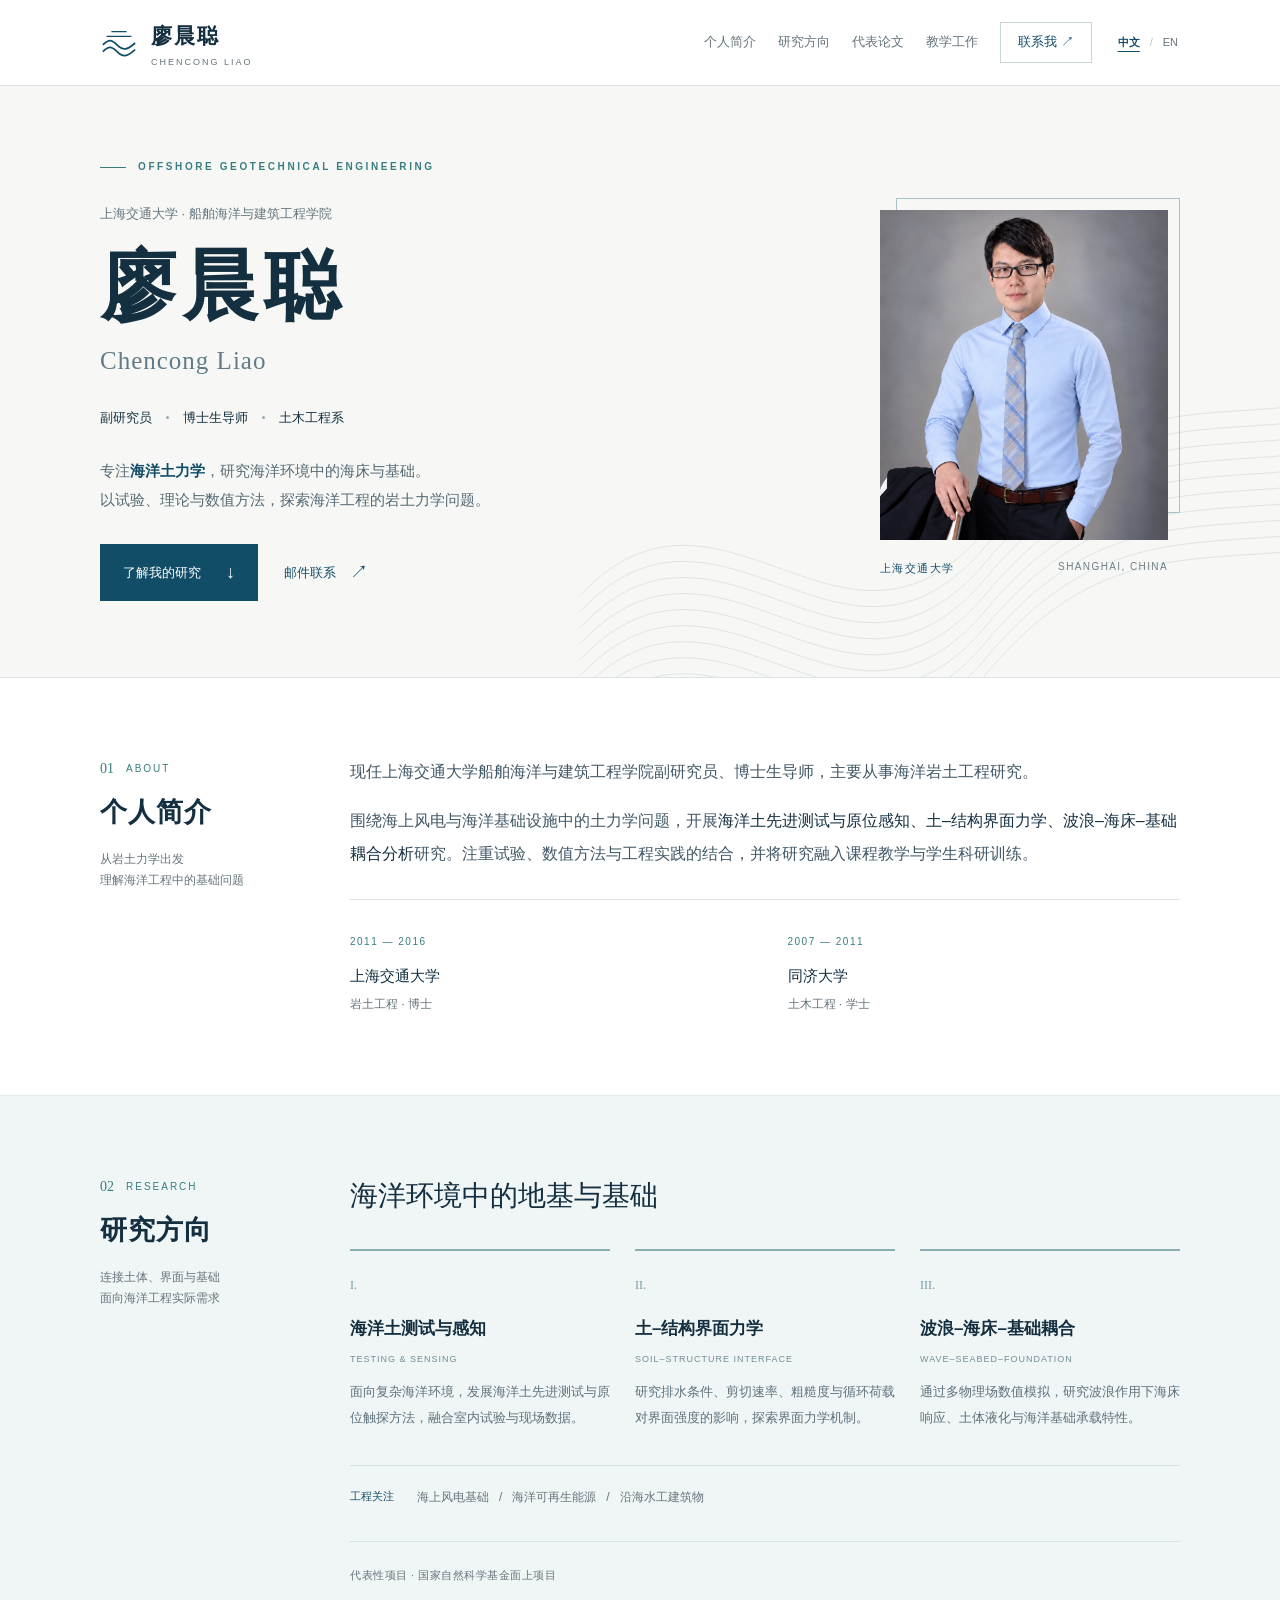
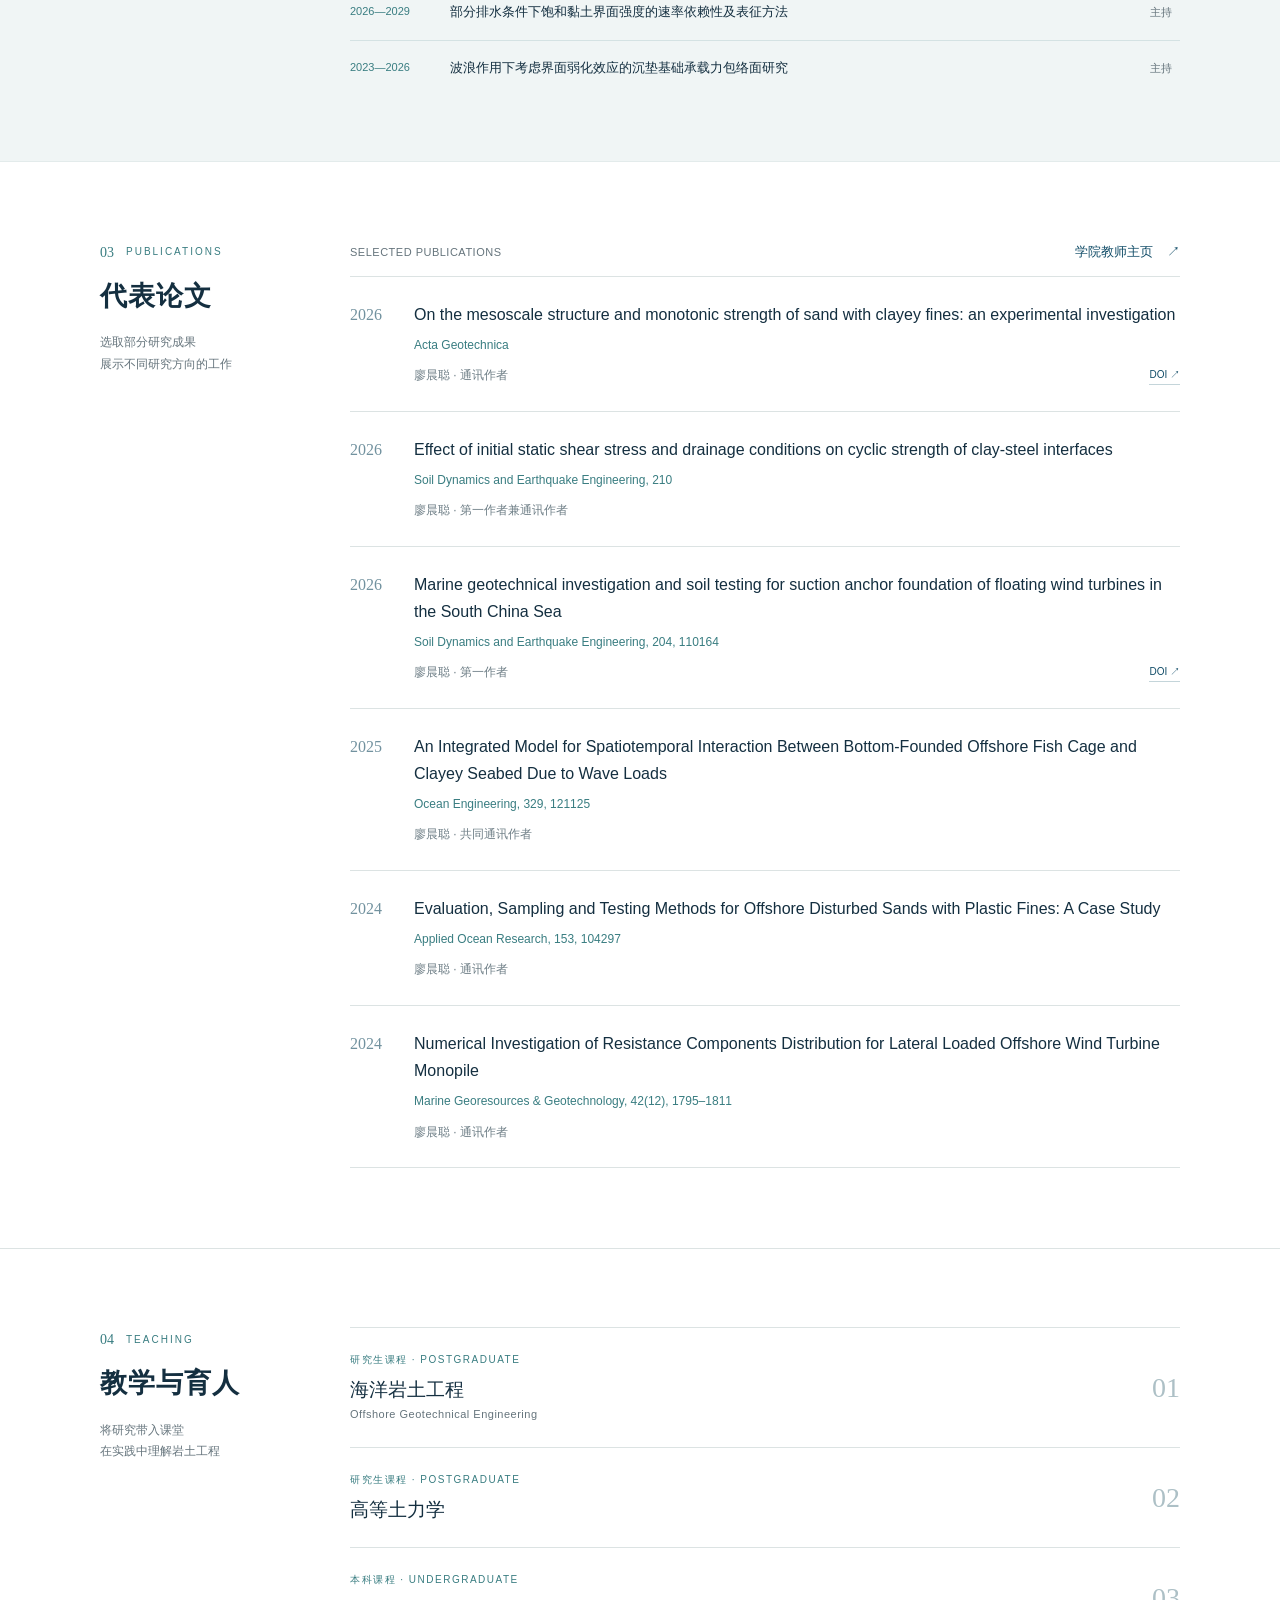
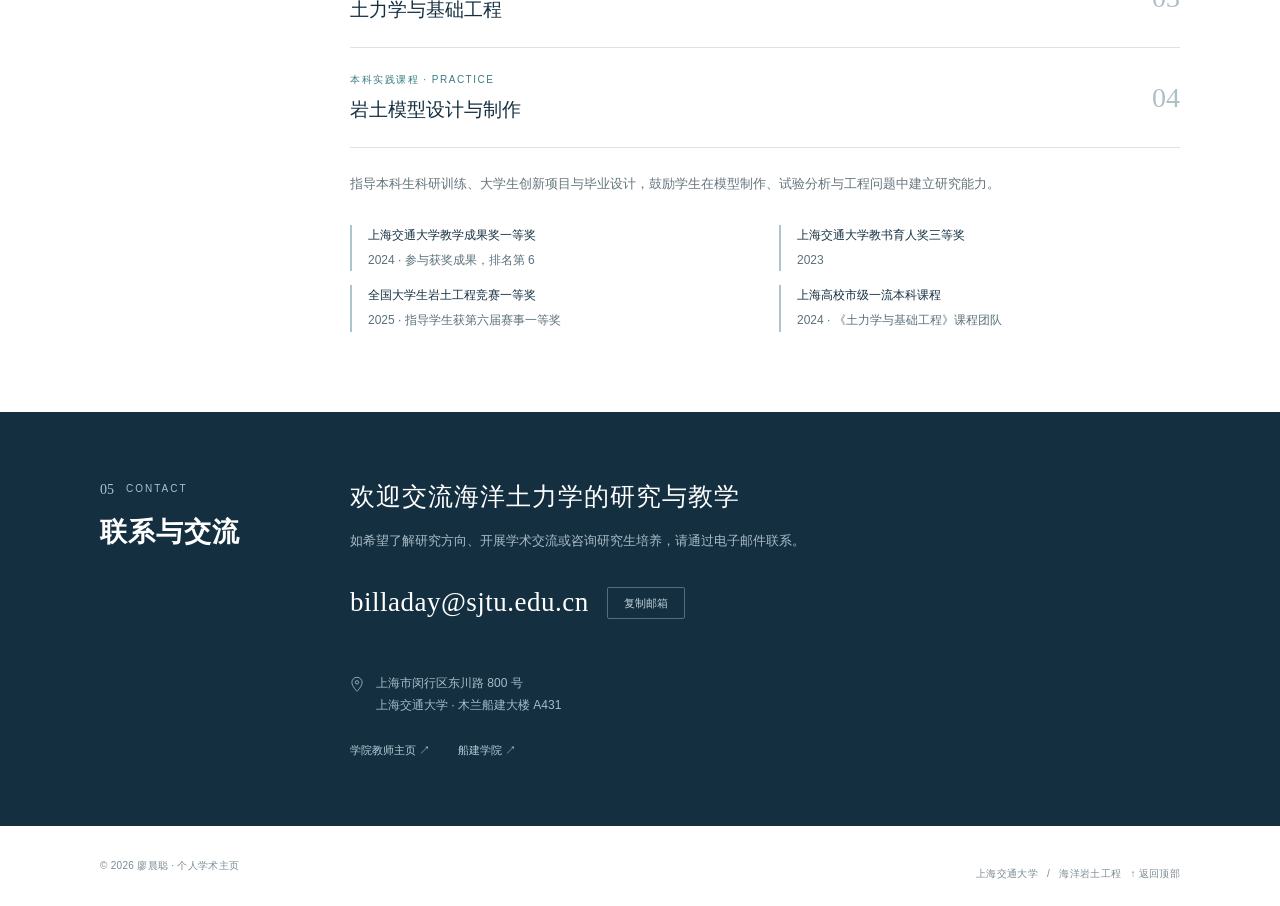
<file: index.html>
<!doctype html>
<html lang="zh-CN">
<head>
  <meta charset="utf-8">
  <meta name="viewport" content="width=device-width, initial-scale=1">
  <meta name="theme-color" content="#142f40">
  <title>廖晨聪 Chencong Liao｜上海交通大学 · 海洋岩土工程</title>
  <meta name="description" content="廖晨聪，上海交通大学船舶海洋与建筑工程学院副研究员、博士生导师。研究海洋土测试与原位感知、土–结构界面力学及波浪–海床–基础相互作用。">
  <link rel="canonical" href="https://billaday.github.io/">
  <link rel="alternate" hreflang="zh-CN" href="https://billaday.github.io/">
  <link rel="alternate" hreflang="en" href="https://billaday.github.io/en/">
  <link rel="alternate" hreflang="x-default" href="https://billaday.github.io/">
  <meta property="og:locale" content="zh_CN">
  <meta property="og:type" content="profile">
  <meta property="og:title" content="廖晨聪｜上海交通大学 · 海洋岩土工程">
  <meta property="og:description" content="研究海洋土体与基础，连接试验、理论与工程实践。研究方向、代表论文、教学与联系方式。">
  <meta property="og:url" content="https://billaday.github.io/">
  <meta property="og:image" content="https://billaday.github.io/assets/portrait.png">
  <link rel="icon" href="assets/favicon.svg" type="image/svg+xml">
  <link rel="stylesheet" href="styles.css">
  <script src="script.js" defer></script>
</head>
<body>
  <a class="skip-link" href="#main">跳至正文</a>
  <header class="site-header">
    <div class="shell header-inner">
      <a class="brand" href="#home" aria-label="廖晨聪个人主页，回到顶部">
        <svg class="brand-mark" viewBox="0 0 40 40" fill="none" aria-hidden="true"><path d="M3 22C9 16 12 16 18 22S28 28 37 20M3 29C9 23 12 23 18 29S28 35 37 27" stroke="currentColor" stroke-width="1.8"/><path d="M7 13h26M12 8h16" stroke="currentColor" stroke-width="1.5"/></svg>
        <span><span class="brand-name">廖晨聪</span><span class="brand-sub">CHENCONG LIAO</span></span>
      </a>
      <nav class="site-nav" id="navigation" aria-label="主要导航">
        <a href="#about">个人简介</a><a href="#research">研究方向</a><a href="#publications">代表论文</a><a href="#teaching">教学工作</a><a class="nav-contact" href="#contact">联系我 <span aria-hidden="true">↗</span></a>
      </nav>
      <div class="header-controls">
        <nav class="language-switch" aria-label="语言切换"><a href="/?lang=zh" data-language="zh" lang="zh-CN" aria-current="page">中文</a><span aria-hidden="true">/</span><a href="/en/" data-language="en" lang="en" aria-label="Switch to English">EN</a></nav>
        <button class="menu-toggle" type="button" aria-controls="navigation" aria-expanded="false">菜单</button>
      </div>
    </div>
  </header>
  <main id="main">
    <section class="hero" id="home" aria-labelledby="profile-name">
      <svg class="hero-lines" viewBox="0 0 900 400" fill="none" aria-hidden="true"><g stroke="currentColor" stroke-width="1"><path d="M0 260C150 100 280 370 430 190S700 100 900 30"/><path d="M0 277C150 117 280 387 430 207S700 117 900 47"/><path d="M0 294C150 134 280 404 430 224S700 134 900 64"/><path d="M0 311C150 151 280 421 430 241S700 151 900 81"/><path d="M0 328C150 168 280 438 430 258S700 168 900 98"/><path d="M0 345C150 185 280 455 430 275S700 185 900 115"/><path d="M0 362C150 202 280 472 430 292S700 202 900 132"/><path d="M0 379C150 219 280 489 430 309S700 219 900 149"/><path d="M0 396C150 236 280 506 430 326S700 236 900 166"/><path d="M0 413C150 253 280 523 430 343S700 253 900 183"/></g></svg>
      <div class="shell hero-inner">
        <div class="hero-copy">
          <p class="eyebrow">Offshore Geotechnical Engineering</p>
          <p class="affiliation">上海交通大学 · 船舶海洋与建筑工程学院</p>
          <h1 id="profile-name">廖晨聪</h1>
          <p class="latin-name" lang="en">Chencong Liao</p>
          <p class="role"><span>副研究员</span><i aria-hidden="true"></i><span>博士生导师</span><i aria-hidden="true"></i><span>土木工程系</span></p>
          <p class="hero-description">专注<strong>海洋土力学</strong>，研究海洋环境中的海床与基础。<br>以试验、理论与数值方法，探索海洋工程的岩土力学问题。</p>
          <div class="hero-actions"><a class="button" href="#research">了解我的研究 <span class="arrow" aria-hidden="true">↓</span></a><a class="text-link" href="mailto:billaday@sjtu.edu.cn">邮件联系 <span class="arrow" aria-hidden="true">↗</span></a></div>
        </div>
        <figure class="portrait-wrap" style="margin-left:0;margin-right:0;margin-bottom:0">
          <img class="portrait" src="assets/portrait.png" alt="廖晨聪的个人肖像" width="576" height="660" fetchpriority="high">
          <figcaption class="portrait-caption"><strong>上海交通大学</strong><span>SHANGHAI, CHINA</span></figcaption>
        </figure>
      </div>
    </section>

    <section class="section shell" id="about" aria-labelledby="about-title">
      <div class="section-grid">
        <div><p class="section-kicker"><span>01</span> ABOUT</p><h2 class="section-title" id="about-title">个人简介</h2><p class="section-note">从岩土力学出发<br>理解海洋工程中的基础问题</p></div>
        <div>
          <div class="intro-copy"><p>现任上海交通大学船舶海洋与建筑工程学院副研究员、博士生导师，主要从事海洋岩土工程研究。</p><p>围绕海上风电与海洋基础设施中的土力学问题，开展<strong>海洋土先进测试与原位感知、土–结构界面力学、波浪–海床–基础耦合分析</strong>研究。注重试验、数值方法与工程实践的结合，并将研究融入课程教学与学生科研训练。</p></div>
          <div class="education" aria-label="教育背景"><div class="education-item"><span class="education-time">2011 — 2016</span><h3>上海交通大学</h3><p>岩土工程 · 博士</p></div><div class="education-item"><span class="education-time">2007 — 2011</span><h3>同济大学</h3><p>土木工程 · 学士</p></div></div>
        </div>
      </div>
    </section>

    <section class="section research-section" id="research" aria-labelledby="research-title">
      <div class="shell section-grid">
        <div><p class="section-kicker"><span>02</span> RESEARCH</p><h2 class="section-title" id="research-title">研究方向</h2><p class="section-note">连接土体、界面与基础<br>面向海洋工程实际需求</p></div>
        <div><h3 class="research-head">海洋环境中的地基与基础</h3>
          <div class="research-list">
            <article class="research-item"><span class="research-number">I.</span><h3>海洋土测试与感知</h3><div class="research-tag" lang="en">TESTING &amp; SENSING</div><p>面向复杂海洋环境，发展海洋土先进测试与原位触探方法，融合室内试验与现场数据。</p></article>
            <article class="research-item"><span class="research-number">II.</span><h3>土–结构界面力学</h3><div class="research-tag" lang="en">SOIL–STRUCTURE INTERFACE</div><p>研究排水条件、剪切速率、粗糙度与循环荷载对界面强度的影响，探索界面力学机制。</p></article>
            <article class="research-item"><span class="research-number">III.</span><h3>波浪–海床–基础耦合</h3><div class="research-tag" lang="en">WAVE–SEABED–FOUNDATION</div><p>通过多物理场数值模拟，研究波浪作用下海床响应、土体液化与海洋基础承载特性。</p></article>
          </div>
          <div class="research-focus"><strong>工程关注</strong><p>海上风电基础 &nbsp; / &nbsp; 海洋可再生能源 &nbsp; / &nbsp; 沿海水工建筑物</p></div>
          <div class="project-list" aria-label="代表性科研项目"><p class="small-label">代表性项目 · 国家自然科学基金面上项目</p><article class="project"><span>2026—2029</span><h4>部分排水条件下饱和黏土界面强度的速率依赖性及表征方法</h4><em>主持</em></article><article class="project"><span>2023—2026</span><h4>波浪作用下考虑界面弱化效应的沉垫基础承载力包络面研究</h4><em>主持</em></article></div>
        </div>
      </div>
    </section>

    <section class="section shell" id="publications" aria-labelledby="publications-title">
      <div class="section-grid">
        <div><p class="section-kicker"><span>03</span> PUBLICATIONS</p><h2 class="section-title" id="publications-title">代表论文</h2><p class="section-note">选取部分研究成果<br>展示不同研究方向的工作</p></div>
        <div>
          <div class="section-topline"><span class="small-label">SELECTED PUBLICATIONS</span><a class="text-link" href="https://naoce.sjtu.edu.cn/teachers/liaochencong.html" target="_blank" rel="noopener noreferrer">学院教师主页 <span aria-hidden="true">↗</span></a></div>
          <div class="publications">
            <article class="paper"><div class="paper-top"><span class="paper-year">2026</span><div class="paper-body"><h3 lang="en">On the mesoscale structure and monotonic strength of sand with clayey fines: an experimental investigation</h3><p class="paper-journal" lang="en">Acta Geotechnica</p><div class="paper-meta"><p class="paper-authors">廖晨聪 · 通讯作者</p><a class="doi-link" href="https://doi.org/10.1007/s11440-026-03220-1" target="_blank" rel="noopener noreferrer">DOI <span aria-hidden="true">↗</span></a></div></div></div></article>
            <article class="paper"><div class="paper-top"><span class="paper-year">2026</span><div class="paper-body"><h3 lang="en">Effect of initial static shear stress and drainage conditions on cyclic strength of clay-steel interfaces</h3><p class="paper-journal" lang="en">Soil Dynamics and Earthquake Engineering, 210</p><p class="paper-authors">廖晨聪 · 第一作者兼通讯作者</p></div></div></article>
            <article class="paper"><div class="paper-top"><span class="paper-year">2026</span><div class="paper-body"><h3 lang="en">Marine geotechnical investigation and soil testing for suction anchor foundation of floating wind turbines in the South China Sea</h3><p class="paper-journal" lang="en">Soil Dynamics and Earthquake Engineering, 204, 110164</p><div class="paper-meta"><p class="paper-authors">廖晨聪 · 第一作者</p><a class="doi-link" href="https://doi.org/10.1016/j.soildyn.2026.110164" target="_blank" rel="noopener noreferrer">DOI <span aria-hidden="true">↗</span></a></div></div></div></article>
            <article class="paper"><div class="paper-top"><span class="paper-year">2025</span><div class="paper-body"><h3 lang="en">An Integrated Model for Spatiotemporal Interaction Between Bottom-Founded Offshore Fish Cage and Clayey Seabed Due to Wave Loads</h3><p class="paper-journal" lang="en">Ocean Engineering, 329, 121125</p><p class="paper-authors">廖晨聪 · 共同通讯作者</p></div></div></article>
            <article class="paper"><div class="paper-top"><span class="paper-year">2024</span><div class="paper-body"><h3 lang="en">Evaluation, Sampling and Testing Methods for Offshore Disturbed Sands with Plastic Fines: A Case Study</h3><p class="paper-journal" lang="en">Applied Ocean Research, 153, 104297</p><p class="paper-authors">廖晨聪 · 通讯作者</p></div></div></article>
            <article class="paper"><div class="paper-top"><span class="paper-year">2024</span><div class="paper-body"><h3 lang="en">Numerical Investigation of Resistance Components Distribution for Lateral Loaded Offshore Wind Turbine Monopile</h3><p class="paper-journal" lang="en">Marine Georesources &amp; Geotechnology, 42(12), 1795–1811</p><p class="paper-authors">廖晨聪 · 通讯作者</p></div></div></article>
          </div>
        </div>
      </div>
    </section>

    <section class="section teaching-section" id="teaching" aria-labelledby="teaching-title">
      <div class="shell section-grid">
        <div><p class="section-kicker"><span>04</span> TEACHING</p><h2 class="section-title" id="teaching-title">教学与育人</h2><p class="section-note">将研究带入课堂<br>在实践中理解岩土工程</p></div>
        <div>
          <article class="course"><div><p class="course-level">研究生课程 · POSTGRADUATE</p><h3>海洋岩土工程</h3><p class="small-label" lang="en">Offshore Geotechnical Engineering</p></div><span class="course-no" aria-hidden="true">01</span></article>
          <article class="course"><div><p class="course-level">研究生课程 · POSTGRADUATE</p><h3>高等土力学</h3></div><span class="course-no" aria-hidden="true">02</span></article>
          <article class="course"><div><p class="course-level">本科课程 · UNDERGRADUATE</p><h3>土力学与基础工程</h3></div><span class="course-no" aria-hidden="true">03</span></article>
          <article class="course"><div><p class="course-level">本科实践课程 · PRACTICE</p><h3>岩土模型设计与制作</h3></div><span class="course-no" aria-hidden="true">04</span></article>
          <p class="teaching-note">指导本科生科研训练、大学生创新项目与毕业设计，鼓励学生在模型制作、试验分析与工程问题中建立研究能力。</p>
          <div class="honors"><div class="honor"><strong>上海交通大学教学成果奖一等奖</strong>2024 · 参与获奖成果，排名第 6</div><div class="honor"><strong>上海交通大学教书育人奖三等奖</strong>2023</div><div class="honor"><strong>全国大学生岩土工程竞赛一等奖</strong>2025 · 指导学生获第六届赛事一等奖</div><div class="honor"><strong>上海高校市级一流本科课程</strong>2024 · 《土力学与基础工程》课程团队</div></div>
        </div>
      </div>
    </section>

    <section class="contact-section" id="contact" aria-labelledby="contact-title">
      <div class="shell section-grid">
        <div><p class="section-kicker"><span>05</span> CONTACT</p><h2 class="section-title" id="contact-title">联系与交流</h2></div>
        <div><p class="contact-lead">欢迎交流海洋土力学的研究与教学</p><p class="contact-sub">如希望了解研究方向、开展学术交流或咨询研究生培养，请通过电子邮件联系。</p><div class="email-row"><a class="email-link" href="mailto:billaday@sjtu.edu.cn">billaday@sjtu.edu.cn</a><button class="copy-button" type="button">复制邮箱</button></div><p class="copy-status" role="status" aria-live="polite"></p><p class="address"><svg width="14" height="17" viewBox="0 0 16 20" fill="none" aria-hidden="true"><path d="M14 7.5C14 12 8 18 8 18S2 12 2 7.5a6 6 0 1 1 12 0Z" stroke="currentColor"/><circle cx="8" cy="7.5" r="2" stroke="currentColor"/></svg><span>上海市闵行区东川路 800 号<br>上海交通大学 · 木兰船建大楼 A431</span></p><div class="contact-links"><a href="https://naoce.sjtu.edu.cn/teachers/liaochencong.html" target="_blank" rel="noopener noreferrer">学院教师主页 ↗</a><a href="https://naoce.sjtu.edu.cn/" target="_blank" rel="noopener noreferrer">船建学院 ↗</a></div></div>
      </div>
    </section>
  </main>
  <footer class="site-footer"><div class="shell footer-inner"><p>© 2026 廖晨聪 · 个人学术主页</p><p>上海交通大学 &nbsp; / &nbsp; 海洋岩土工程 &nbsp; <a href="#home" aria-label="返回顶部">↑ 返回顶部</a></p></div></footer>
</body>
</html>
</file>
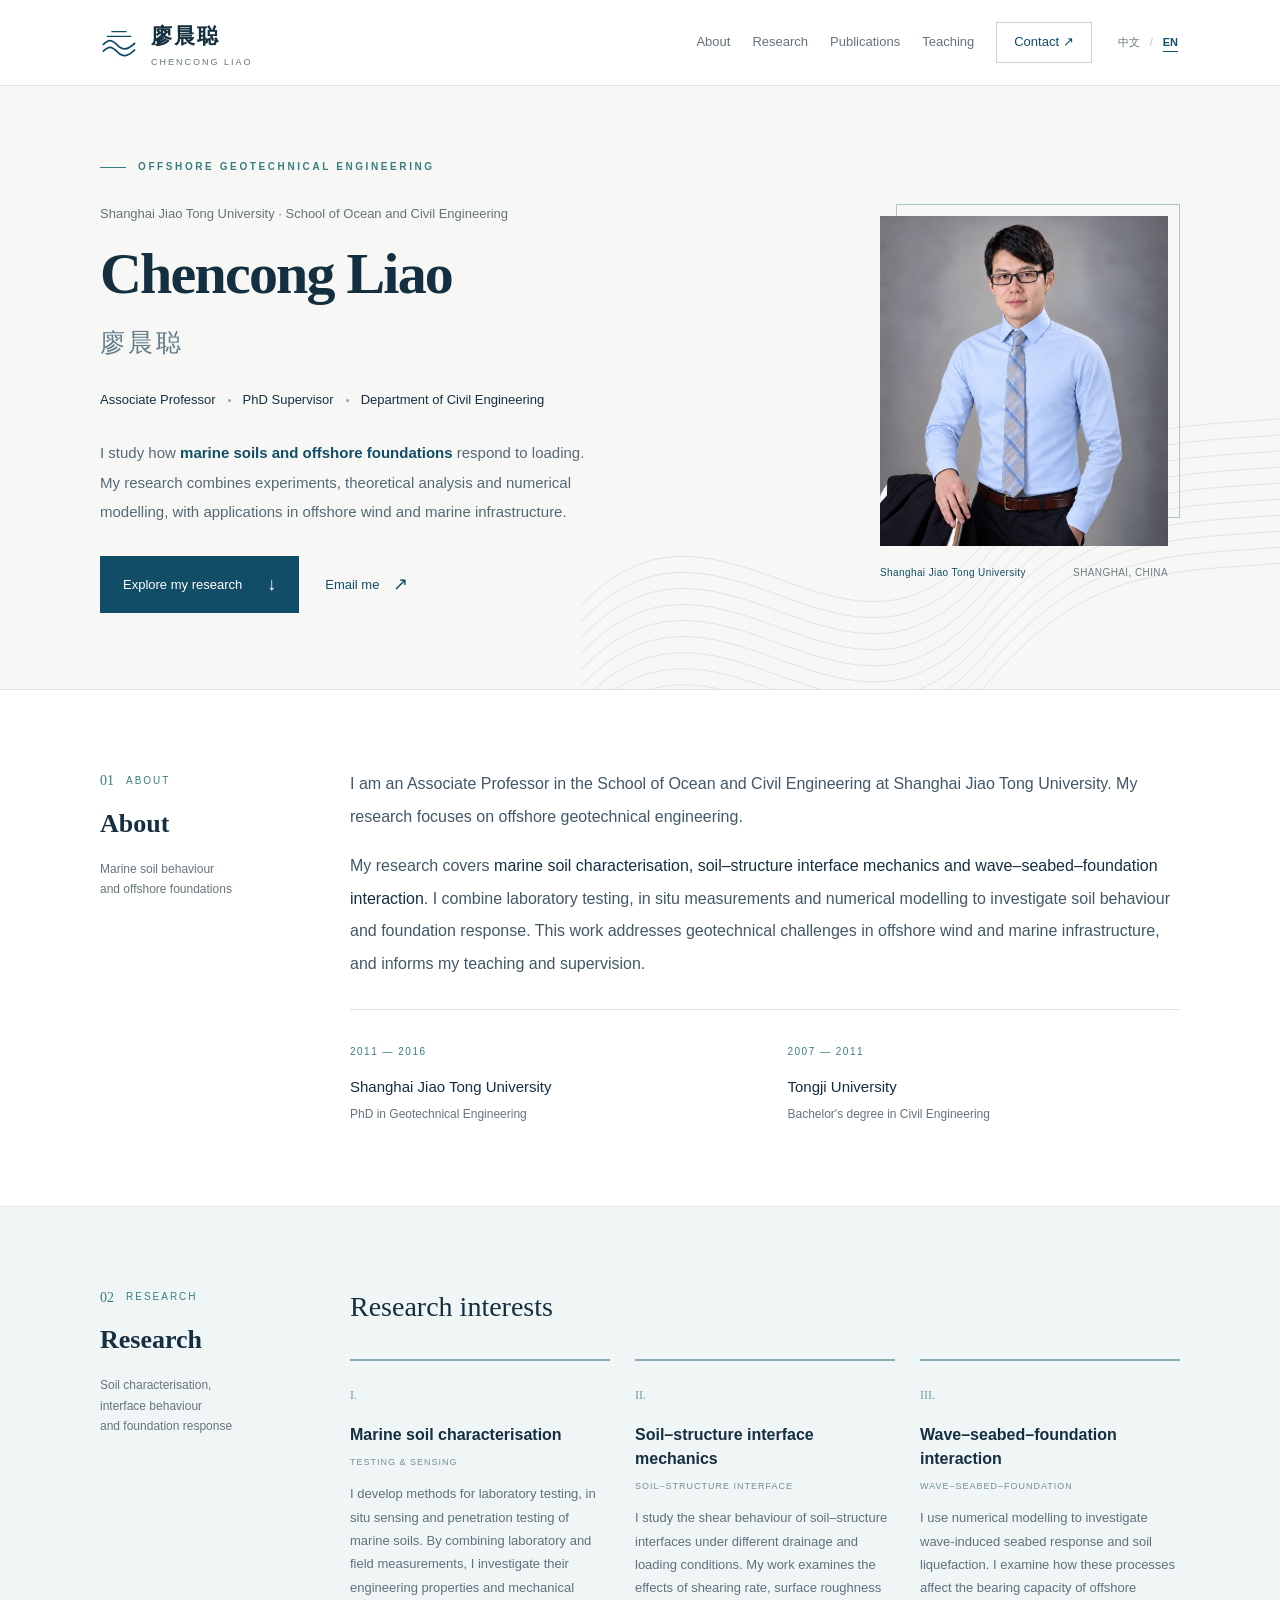
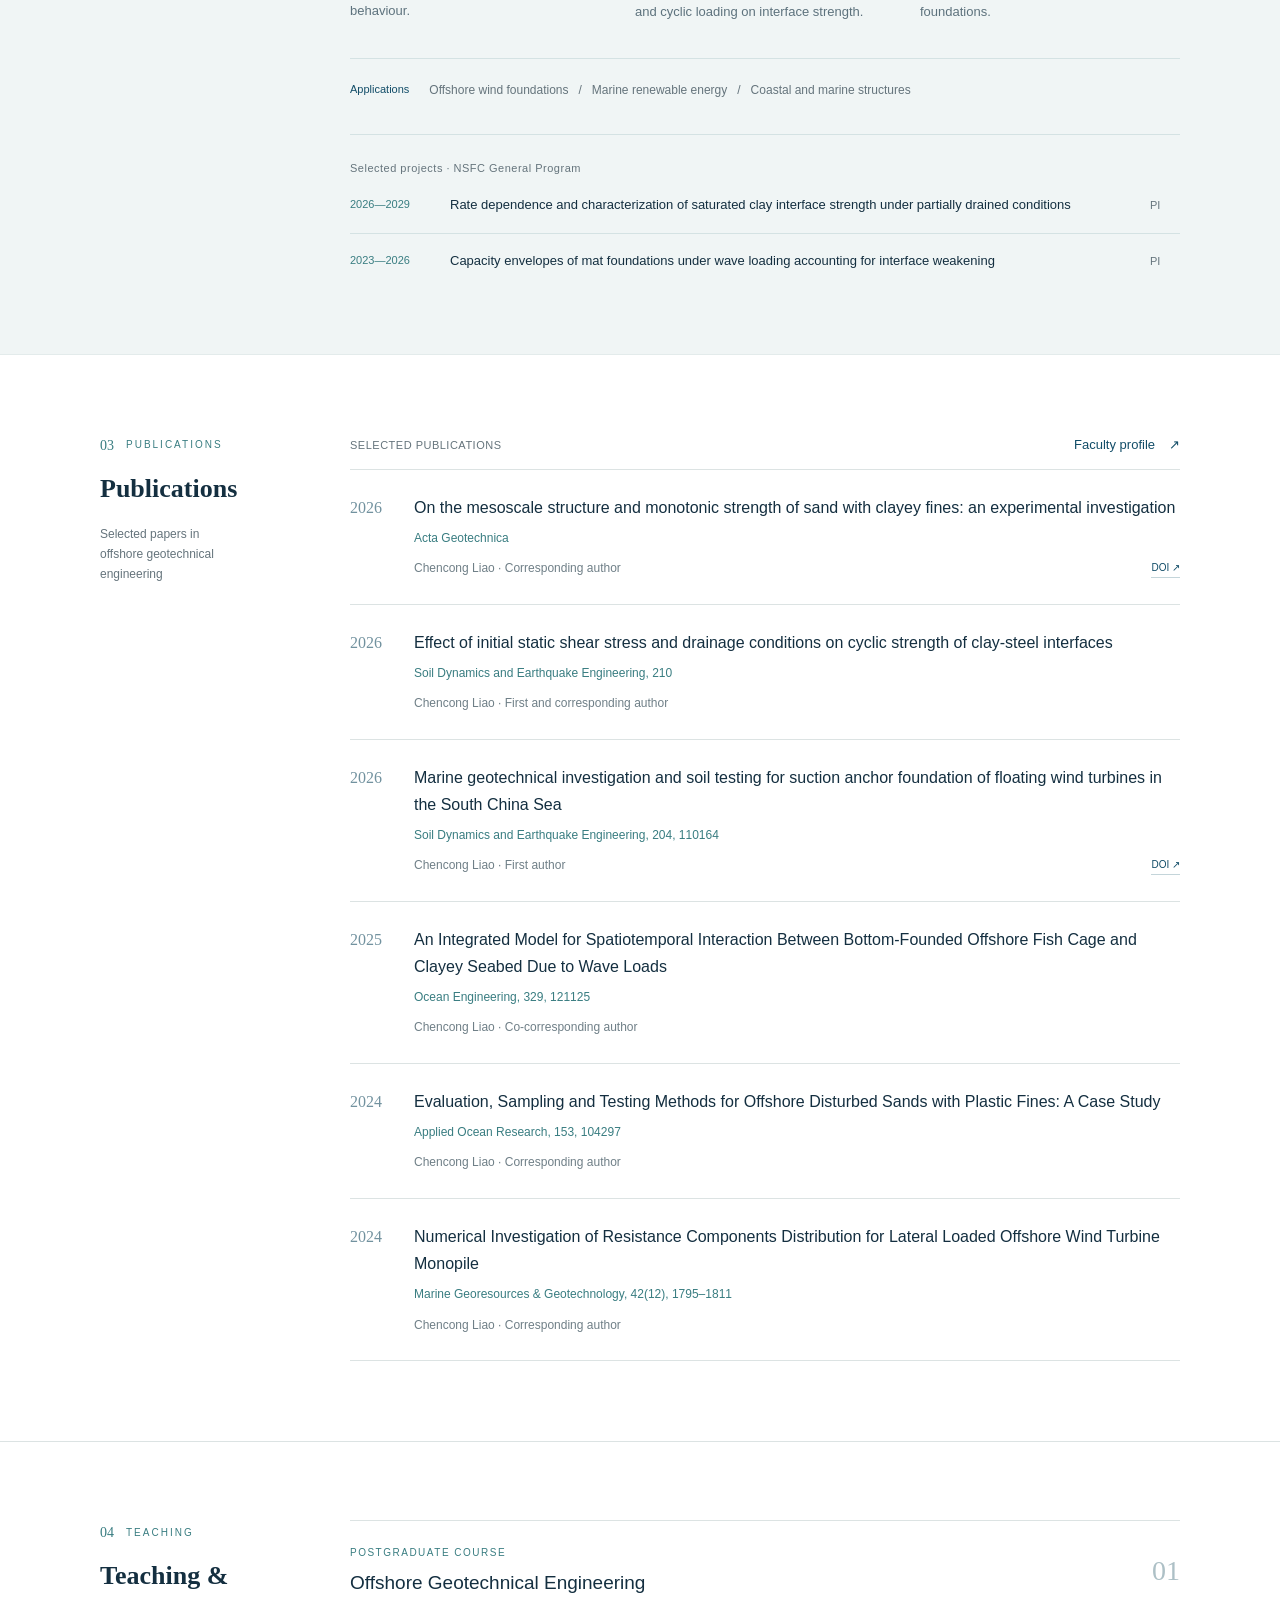
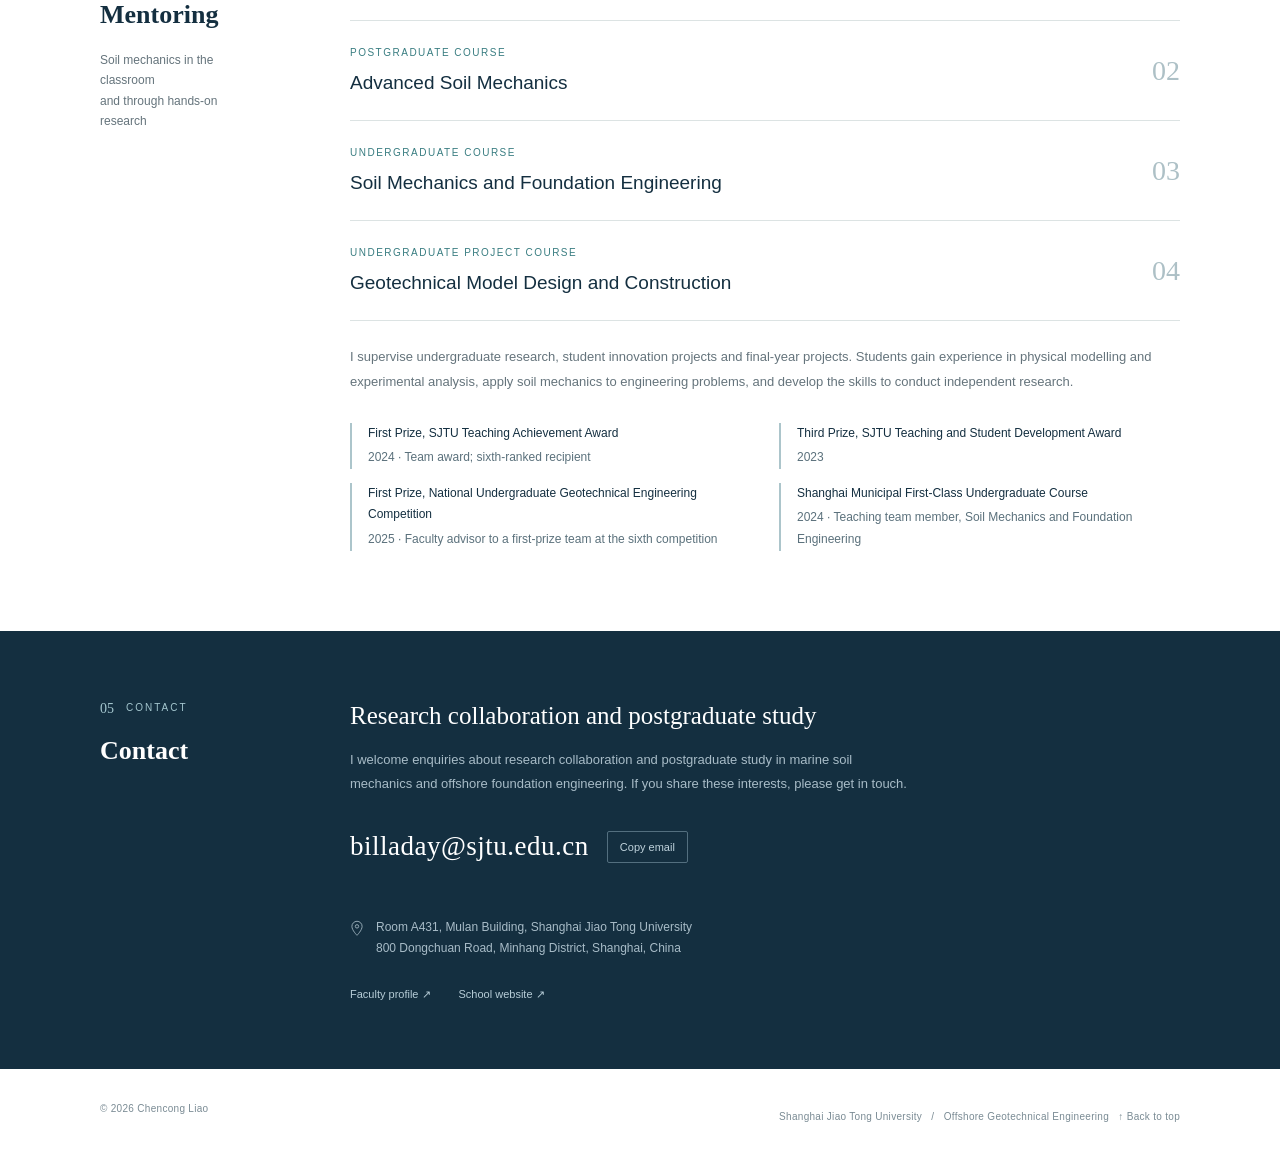
<file: en/index.html>
<!doctype html>
<html lang="en">
<head>
  <meta charset="utf-8">
  <meta name="viewport" content="width=device-width, initial-scale=1">
  <meta name="theme-color" content="#142f40">
  <title>Chencong Liao | Shanghai Jiao Tong University · Offshore Geotechnical Engineering</title>
  <meta name="description" content="Chencong Liao is an Associate Professor at Shanghai Jiao Tong University working on marine soils, soil–structure interfaces and offshore foundations.">
  <link rel="canonical" href="https://billaday.github.io/en/">
  <link rel="alternate" hreflang="zh-CN" href="https://billaday.github.io/">
  <link rel="alternate" hreflang="en" href="https://billaday.github.io/en/">
  <link rel="alternate" hreflang="x-default" href="https://billaday.github.io/">
  <meta property="og:locale" content="en_US">
  <meta property="og:type" content="profile">
  <meta property="og:title" content="Chencong Liao | Shanghai Jiao Tong University · Offshore Geotechnical Engineering">
  <meta property="og:description" content="Research on marine soil behaviour and offshore foundations, with applications in offshore wind and marine infrastructure. Publications, teaching and contact details.">
  <meta property="og:url" content="https://billaday.github.io/en/">
  <meta property="og:image" content="https://billaday.github.io/assets/portrait.png">
  <link rel="icon" href="../assets/favicon.svg" type="image/svg+xml">
  <link rel="stylesheet" href="../styles.css">
  <script src="../script.js" defer></script>
</head>
<body>
  <a class="skip-link" href="#main">Skip to main content</a>
  <header class="site-header">
    <div class="shell header-inner">
      <a class="brand" href="#home" aria-label="Chencong Liao's homepage, back to top">
        <svg class="brand-mark" viewBox="0 0 40 40" fill="none" aria-hidden="true"><path d="M3 22C9 16 12 16 18 22S28 28 37 20M3 29C9 23 12 23 18 29S28 35 37 27" stroke="currentColor" stroke-width="1.8"/><path d="M7 13h26M12 8h16" stroke="currentColor" stroke-width="1.5"/></svg>
        <span><span class="brand-name" lang="zh-CN">廖晨聪</span><span class="brand-sub">CHENCONG LIAO</span></span>
      </a>
      <nav class="site-nav" id="navigation" aria-label="Main navigation">
        <a href="#about">About</a><a href="#research">Research</a><a href="#publications">Publications</a><a href="#teaching">Teaching</a><a class="nav-contact" href="#contact">Contact <span aria-hidden="true">↗</span></a>
      </nav>
      <div class="header-controls">
        <nav class="language-switch" aria-label="Language selection"><a href="/?lang=zh" data-language="zh" lang="zh-CN" aria-label="切换到中文">中文</a><span aria-hidden="true">/</span><a href="/en/" data-language="en" lang="en" aria-current="page">EN</a></nav>
        <button class="menu-toggle" type="button" aria-controls="navigation" aria-expanded="false">Menu</button>
      </div>
    </div>
  </header>
  <main id="main">
    <section class="hero" id="home" aria-labelledby="profile-name">
      <svg class="hero-lines" viewBox="0 0 900 400" fill="none" aria-hidden="true"><g stroke="currentColor" stroke-width="1"><path d="M0 260C150 100 280 370 430 190S700 100 900 30"/><path d="M0 277C150 117 280 387 430 207S700 117 900 47"/><path d="M0 294C150 134 280 404 430 224S700 134 900 64"/><path d="M0 311C150 151 280 421 430 241S700 151 900 81"/><path d="M0 328C150 168 280 438 430 258S700 168 900 98"/><path d="M0 345C150 185 280 455 430 275S700 185 900 115"/><path d="M0 362C150 202 280 472 430 292S700 202 900 132"/><path d="M0 379C150 219 280 489 430 309S700 219 900 149"/><path d="M0 396C150 236 280 506 430 326S700 236 900 166"/><path d="M0 413C150 253 280 523 430 343S700 253 900 183"/></g></svg>
      <div class="shell hero-inner">
        <div class="hero-copy">
          <p class="eyebrow">Offshore Geotechnical Engineering</p>
          <p class="affiliation">Shanghai Jiao Tong University · School of Ocean and Civil Engineering</p>
          <h1 id="profile-name">Chencong Liao</h1>
          <p class="latin-name" lang="zh-CN">廖晨聪</p>
          <p class="role"><span>Associate Professor</span><i aria-hidden="true"></i><span>PhD Supervisor</span><i aria-hidden="true"></i><span>Department of Civil Engineering</span></p>
          <p class="hero-description">I study how <strong>marine soils and offshore foundations</strong> respond to loading.<br>My research combines experiments, theoretical analysis and numerical modelling, with applications in offshore wind and marine infrastructure.</p>
          <div class="hero-actions"><a class="button" href="#research">Explore my research <span class="arrow" aria-hidden="true">↓</span></a><a class="text-link" href="mailto:billaday@sjtu.edu.cn">Email me <span class="arrow" aria-hidden="true">↗</span></a></div>
        </div>
        <figure class="portrait-wrap" style="margin-left:0;margin-right:0;margin-bottom:0">
          <img class="portrait" src="../assets/portrait.png" alt="Portrait of Chencong Liao" width="576" height="660" fetchpriority="high">
          <figcaption class="portrait-caption"><strong>Shanghai Jiao Tong University</strong><span>SHANGHAI, CHINA</span></figcaption>
        </figure>
      </div>
    </section>

    <section class="section shell" id="about" aria-labelledby="about-title">
      <div class="section-grid">
        <div><p class="section-kicker"><span>01</span> ABOUT</p><h2 class="section-title" id="about-title">About</h2><p class="section-note">Marine soil behaviour<br>and offshore foundations</p></div>
        <div>
          <div class="intro-copy"><p>I am an Associate Professor in the School of Ocean and Civil Engineering at Shanghai Jiao Tong University. My research focuses on offshore geotechnical engineering.</p><p>My research covers <strong>marine soil characterisation, soil–structure interface mechanics and wave–seabed–foundation interaction</strong>. I combine laboratory testing, in situ measurements and numerical modelling to investigate soil behaviour and foundation response. This work addresses geotechnical challenges in offshore wind and marine infrastructure, and informs my teaching and supervision.</p></div>
          <div class="education" aria-label="Education"><div class="education-item"><span class="education-time">2011 — 2016</span><h3>Shanghai Jiao Tong University</h3><p>PhD in Geotechnical Engineering</p></div><div class="education-item"><span class="education-time">2007 — 2011</span><h3>Tongji University</h3><p>Bachelor's degree in Civil Engineering</p></div></div>
        </div>
      </div>
    </section>

    <section class="section research-section" id="research" aria-labelledby="research-title">
      <div class="shell section-grid">
        <div><p class="section-kicker"><span>02</span> RESEARCH</p><h2 class="section-title" id="research-title">Research</h2><p class="section-note">Soil characterisation, interface behaviour<br>and foundation response</p></div>
        <div><h3 class="research-head">Research interests</h3>
          <div class="research-list">
            <article class="research-item"><span class="research-number">I.</span><h3>Marine soil characterisation</h3><div class="research-tag" lang="en">TESTING &amp; SENSING</div><p>I develop methods for laboratory testing, in situ sensing and penetration testing of marine soils. By combining laboratory and field measurements, I investigate their engineering properties and mechanical behaviour.</p></article>
            <article class="research-item"><span class="research-number">II.</span><h3>Soil–structure interface mechanics</h3><div class="research-tag" lang="en">SOIL–STRUCTURE INTERFACE</div><p>I study the shear behaviour of soil–structure interfaces under different drainage and loading conditions. My work examines the effects of shearing rate, surface roughness and cyclic loading on interface strength.</p></article>
            <article class="research-item"><span class="research-number">III.</span><h3>Wave–seabed–foundation interaction</h3><div class="research-tag" lang="en">WAVE–SEABED–FOUNDATION</div><p>I use numerical modelling to investigate wave-induced seabed response and soil liquefaction. I examine how these processes affect the bearing capacity of offshore foundations.</p></article>
          </div>
          <div class="research-focus"><strong>Applications</strong><p>Offshore wind foundations &nbsp; / &nbsp; Marine renewable energy &nbsp; / &nbsp; Coastal and marine structures</p></div>
          <div class="project-list" aria-label="Selected research projects"><p class="small-label">Selected projects · NSFC General Program</p><article class="project"><span>2026—2029</span><h4>Rate dependence and characterization of saturated clay interface strength under partially drained conditions</h4><em title="Principal Investigator" aria-label="Principal Investigator">PI</em></article><article class="project"><span>2023—2026</span><h4>Capacity envelopes of mat foundations under wave loading accounting for interface weakening</h4><em title="Principal Investigator" aria-label="Principal Investigator">PI</em></article></div>
        </div>
      </div>
    </section>

    <section class="section shell" id="publications" aria-labelledby="publications-title">
      <div class="section-grid">
        <div><p class="section-kicker"><span>03</span> PUBLICATIONS</p><h2 class="section-title" id="publications-title">Publications</h2><p class="section-note">Selected papers in<br>offshore geotechnical engineering</p></div>
        <div>
          <div class="section-topline"><span class="small-label">SELECTED PUBLICATIONS</span><a class="text-link" href="https://naoce.sjtu.edu.cn/teachers/liaochencong.html" target="_blank" rel="noopener noreferrer">Faculty profile <span aria-hidden="true">↗</span></a></div>
          <div class="publications">
            <article class="paper"><div class="paper-top"><span class="paper-year">2026</span><div class="paper-body"><h3 lang="en">On the mesoscale structure and monotonic strength of sand with clayey fines: an experimental investigation</h3><p class="paper-journal" lang="en">Acta Geotechnica</p><div class="paper-meta"><p class="paper-authors">Chencong Liao · Corresponding author</p><a class="doi-link" href="https://doi.org/10.1007/s11440-026-03220-1" target="_blank" rel="noopener noreferrer">DOI <span aria-hidden="true">↗</span></a></div></div></div></article>
            <article class="paper"><div class="paper-top"><span class="paper-year">2026</span><div class="paper-body"><h3 lang="en">Effect of initial static shear stress and drainage conditions on cyclic strength of clay-steel interfaces</h3><p class="paper-journal" lang="en">Soil Dynamics and Earthquake Engineering, 210</p><p class="paper-authors">Chencong Liao · First and corresponding author</p></div></div></article>
            <article class="paper"><div class="paper-top"><span class="paper-year">2026</span><div class="paper-body"><h3 lang="en">Marine geotechnical investigation and soil testing for suction anchor foundation of floating wind turbines in the South China Sea</h3><p class="paper-journal" lang="en">Soil Dynamics and Earthquake Engineering, 204, 110164</p><div class="paper-meta"><p class="paper-authors">Chencong Liao · First author</p><a class="doi-link" href="https://doi.org/10.1016/j.soildyn.2026.110164" target="_blank" rel="noopener noreferrer">DOI <span aria-hidden="true">↗</span></a></div></div></div></article>
            <article class="paper"><div class="paper-top"><span class="paper-year">2025</span><div class="paper-body"><h3 lang="en">An Integrated Model for Spatiotemporal Interaction Between Bottom-Founded Offshore Fish Cage and Clayey Seabed Due to Wave Loads</h3><p class="paper-journal" lang="en">Ocean Engineering, 329, 121125</p><p class="paper-authors">Chencong Liao · Co-corresponding author</p></div></div></article>
            <article class="paper"><div class="paper-top"><span class="paper-year">2024</span><div class="paper-body"><h3 lang="en">Evaluation, Sampling and Testing Methods for Offshore Disturbed Sands with Plastic Fines: A Case Study</h3><p class="paper-journal" lang="en">Applied Ocean Research, 153, 104297</p><p class="paper-authors">Chencong Liao · Corresponding author</p></div></div></article>
            <article class="paper"><div class="paper-top"><span class="paper-year">2024</span><div class="paper-body"><h3 lang="en">Numerical Investigation of Resistance Components Distribution for Lateral Loaded Offshore Wind Turbine Monopile</h3><p class="paper-journal" lang="en">Marine Georesources &amp; Geotechnology, 42(12), 1795–1811</p><p class="paper-authors">Chencong Liao · Corresponding author</p></div></div></article>
          </div>
        </div>
      </div>
    </section>

    <section class="section teaching-section" id="teaching" aria-labelledby="teaching-title">
      <div class="shell section-grid">
        <div><p class="section-kicker"><span>04</span> TEACHING</p><h2 class="section-title" id="teaching-title">Teaching &amp; Mentoring</h2><p class="section-note">Soil mechanics in the classroom<br>and through hands-on research</p></div>
        <div>
          <article class="course"><div><p class="course-level">POSTGRADUATE COURSE</p><h3>Offshore Geotechnical Engineering</h3></div><span class="course-no" aria-hidden="true">01</span></article>
          <article class="course"><div><p class="course-level">POSTGRADUATE COURSE</p><h3>Advanced Soil Mechanics</h3></div><span class="course-no" aria-hidden="true">02</span></article>
          <article class="course"><div><p class="course-level">UNDERGRADUATE COURSE</p><h3>Soil Mechanics and Foundation Engineering</h3></div><span class="course-no" aria-hidden="true">03</span></article>
          <article class="course"><div><p class="course-level">UNDERGRADUATE PROJECT COURSE</p><h3>Geotechnical Model Design and Construction</h3></div><span class="course-no" aria-hidden="true">04</span></article>
          <p class="teaching-note">I supervise undergraduate research, student innovation projects and final-year projects. Students gain experience in physical modelling and experimental analysis, apply soil mechanics to engineering problems, and develop the skills to conduct independent research.</p>
          <div class="honors"><div class="honor"><strong>First Prize, SJTU Teaching Achievement Award</strong>2024 · Team award; sixth-ranked recipient</div><div class="honor"><strong>Third Prize, SJTU Teaching and Student Development Award</strong>2023</div><div class="honor"><strong>First Prize, National Undergraduate Geotechnical Engineering Competition</strong>2025 · Faculty advisor to a first-prize team at the sixth competition</div><div class="honor"><strong>Shanghai Municipal First-Class Undergraduate Course</strong>2024 · Teaching team member, Soil Mechanics and Foundation Engineering</div></div>
        </div>
      </div>
    </section>

    <section class="contact-section" id="contact" aria-labelledby="contact-title">
      <div class="shell section-grid">
        <div><p class="section-kicker"><span>05</span> CONTACT</p><h2 class="section-title" id="contact-title">Contact</h2></div>
        <div><p class="contact-lead">Research collaboration and postgraduate study</p><p class="contact-sub">I welcome enquiries about research collaboration and postgraduate study in marine soil mechanics and offshore foundation engineering. If you share these interests, please get in touch.</p><div class="email-row"><a class="email-link" href="mailto:billaday@sjtu.edu.cn">billaday@sjtu.edu.cn</a><button class="copy-button" type="button">Copy email</button></div><p class="copy-status" role="status" aria-live="polite"></p><p class="address"><svg width="14" height="17" viewBox="0 0 16 20" fill="none" aria-hidden="true"><path d="M14 7.5C14 12 8 18 8 18S2 12 2 7.5a6 6 0 1 1 12 0Z" stroke="currentColor"/><circle cx="8" cy="7.5" r="2" stroke="currentColor"/></svg><span>Room A431, Mulan Building, Shanghai Jiao Tong University<br>800 Dongchuan Road, Minhang District, Shanghai, China</span></p><div class="contact-links"><a href="https://naoce.sjtu.edu.cn/teachers/liaochencong.html" target="_blank" rel="noopener noreferrer">Faculty profile ↗</a><a href="https://naoce.sjtu.edu.cn/" target="_blank" rel="noopener noreferrer">School website ↗</a></div></div>
      </div>
    </section>
  </main>
  <footer class="site-footer"><div class="shell footer-inner"><p>© 2026 Chencong Liao</p><p>Shanghai Jiao Tong University &nbsp; / &nbsp; Offshore Geotechnical Engineering &nbsp; <a href="#home" aria-label="Back to top">↑ Back to top</a></p></div></footer>
</body>
</html>
</file>
<file: styles.css>
@charset "UTF-8";
:root{--ink:#142f40;--muted:#65747c;--blue:#124d68;--teal:#397d81;--paper:#f7f8f5;--line:#dce3e3;--white:#fff;--serif:"Songti SC","STSong","SimSun",Georgia,serif;--sans:Inter,"Segoe UI","PingFang SC","Microsoft YaHei",sans-serif}
*{box-sizing:border-box}html{scroll-behavior:smooth;scroll-padding-top:100px}body{margin:0;color:var(--ink);font:16px/1.85 var(--sans);background:var(--white);-webkit-font-smoothing:antialiased}a{color:inherit;text-decoration:none}button{font:inherit}a,button{-webkit-tap-highlight-color:transparent}a:focus-visible,button:focus-visible,summary:focus-visible{outline:3px solid #49a2a5;outline-offset:5px}::selection{background:#cbe3e5}img{max-width:100%;display:block}p,h1,h2,h3{margin:0}p+p{margin-top:16px}button{cursor:pointer}button:disabled{cursor:default}.shell{max-width:1160px;margin:0 auto;padding:0 40px}.skip-link{position:fixed;left:18px;top:-80px;z-index:100;background:var(--blue);color:white;padding:10px 20px}.skip-link:focus{top:12px}
.site-header{height:86px;position:sticky;top:0;z-index:20;background:rgba(255,255,255,.97);border-bottom:1px solid var(--line)}.header-inner{height:100%;display:flex;align-items:center;justify-content:space-between;gap:30px}.brand{display:flex;align-items:center;gap:13px;white-space:nowrap}.brand-mark{width:38px;height:38px;color:var(--blue)}.brand-name{font-family:var(--serif);font-weight:700;font-size:21px;letter-spacing:2px}.brand-sub{display:block;font-size:9px;letter-spacing:2px;line-height:1.4;color:var(--muted)}.site-nav{display:flex;align-items:center;gap:28px;font-size:13px}.site-nav a{position:relative;padding:8px 0;color:var(--muted)}.site-nav a:hover,.site-nav a.active{color:var(--blue)}.site-nav a.active:after{position:absolute;content:"";height:2px;bottom:0;left:0;right:0;background:var(--blue)}.site-nav .nav-contact{border:1px solid #c8d5d8;padding:7px 17px;color:var(--blue)}.site-nav .nav-contact:after{display:none}.menu-toggle{display:none;background:none;border:1px solid var(--line);border-radius:3px;padding:6px 13px;color:var(--ink)}
.hero{position:relative;background:var(--paper);overflow:hidden;border-bottom:1px solid var(--line)}.hero-inner{position:relative;z-index:1;display:grid;grid-template-columns:1fr 300px;gap:100px;align-items:center;padding-top:72px;padding-bottom:76px}.eyebrow{display:flex;align-items:center;gap:12px;color:var(--teal);font-size:10px;font-weight:600;letter-spacing:2.6px;text-transform:uppercase}.eyebrow:before{content:"";width:26px;height:1px;background:currentColor}.affiliation{font-size:13px;color:var(--muted);margin-top:25px}.hero h1{font-family:var(--serif);font-size:76px;line-height:1.25;font-weight:600;letter-spacing:6px;margin-top:13px}.latin-name{font-family:Georgia,serif;font-size:25px;letter-spacing:1px;color:#637b89;margin-top:4px}.role{font-size:13px;display:flex;align-items:center;gap:14px;margin-top:22px;color:var(--ink)}.role i{width:3px;height:3px;border-radius:50%;background:#94a8b1}.hero-description{font-size:15px;line-height:1.95;max-width:520px;margin-top:26px;color:#556974}.hero-description strong{font-weight:600;color:var(--blue)}.hero-actions{display:flex;align-items:center;gap:26px;margin-top:30px}.button{display:inline-flex;gap:25px;align-items:center;justify-content:center;background:var(--blue);color:white;font-size:13px;line-height:1.5;padding:14px 22px;border:1px solid var(--blue);transition:background .2s}.button:hover{background:#0c3a50}.text-link{display:inline-flex;align-items:center;gap:14px;font-size:13px;color:var(--blue)}.text-link:hover{text-decoration:underline;text-underline-offset:5px}.arrow{font-family:Arial,sans-serif;font-size:18px;font-weight:400}.portrait-wrap{position:relative;padding:12px 12px 0 0;max-width:300px}.portrait-wrap:before{content:"";position:absolute;inset:0 0 65px 16px;border:1px solid #aac2c9}.portrait{position:relative;width:100%;height:330px;object-fit:cover;object-position:center 25%;background:#dce2e3}.portrait-caption{display:flex;justify-content:space-between;align-items:center;margin-top:18px;font-size:10px;color:#6e7d84;letter-spacing:1.4px}.portrait-caption strong{color:var(--blue);font-size:11px;font-weight:500}.hero-lines{position:absolute;right:-150px;bottom:-50px;width:850px;opacity:.22;color:#7fa0a9;pointer-events:none}
.section{padding-top:78px;padding-bottom:80px;scroll-margin-top:0}.section-grid{display:grid;grid-template-columns:190px minmax(0,1fr);gap:60px}.section-kicker{font-size:10px;color:var(--teal);letter-spacing:2px;display:flex;align-items:center;gap:12px}.section-kicker span{font-family:Georgia,serif;font-size:14px;letter-spacing:0}.section-title{font-family:var(--serif);font-size:27px;font-weight:600;letter-spacing:1px;margin-top:10px;line-height:1.5}.section-note{font-size:12px;line-height:1.8;color:var(--muted);margin-top:16px;max-width:160px}.intro-copy{font-size:16px;line-height:2.05;color:#425866}.intro-copy strong{font-weight:500;color:var(--ink)}.education{display:flex;gap:45px;margin-top:28px;padding-top:25px;border-top:1px solid var(--line)}.education-item{flex:1}.education-time{font-size:10px;letter-spacing:1.5px;color:var(--teal)}.education-item h3{font-size:15px;font-weight:500;margin-top:8px}.education-item p{font-size:12px;color:var(--muted);margin-top:3px}
.research-section{background:#f0f5f5;border-top:1px solid #e3ebeb;border-bottom:1px solid #e3ebeb}.research-head{font-family:var(--serif);font-size:28px;font-weight:500;line-height:1.6;margin-bottom:30px}.research-list{display:grid;grid-template-columns:repeat(3,minmax(0,1fr));gap:25px}.research-item{border-top:2px solid #89aeb4;padding-top:18px}.research-number{color:#779ca8;font:12px Georgia,serif}.research-item h3{font-size:17px;font-weight:600;margin-top:14px}.research-item p{font-size:13px;line-height:1.95;color:#5d727d;margin-top:13px}.research-tag{font-size:9px;letter-spacing:1px;color:#718e98;line-height:1.6;margin-top:8px}.research-focus{border-top:1px solid #d4e2e3;padding-top:20px;margin-top:35px;display:flex;gap:23px;align-items:flex-start;font-size:12px;color:var(--muted)}.research-focus strong{font-size:11px;white-space:nowrap;color:var(--blue);font-weight:500}.research-focus p{line-height:1.9}
.section-topline{display:flex;justify-content:space-between;gap:20px;align-items:center;margin-bottom:12px}.small-label{font-size:11px;letter-spacing:.5px;color:var(--muted)}.publications{border-top:1px solid var(--line)}.paper{border-bottom:1px solid var(--line);padding:24px 0}.paper-top{display:flex;gap:22px}.paper-year{font:16px/1.8 Georgia,serif;color:#72929f;min-width:42px}.paper-body{min-width:0;flex:1}.paper h3{font:500 16px/1.7 var(--sans);color:var(--ink)}.paper-authors{font-size:12px;line-height:1.8;color:#6f7f87;margin-top:9px}.paper-authors strong{font-weight:600;color:#375765}.paper-journal{font-size:12px;color:var(--teal);margin-top:6px}.paper details{margin-top:12px;font-size:12px}.paper summary{list-style:none;display:inline-flex;align-items:center;gap:8px;cursor:pointer;color:var(--blue);padding:2px 0}.paper summary::-webkit-details-marker{display:none}.paper summary:before{content:"+";font-size:17px;line-height:1}.paper details[open] summary:before{content:"−"}.citation-text{background:var(--paper);padding:15px 18px;color:#5f7079;line-height:1.9;margin-top:10px;overflow-wrap:anywhere}.paper-source{font-size:11px;color:var(--muted);margin-top:22px}
.teaching-section{border-top:1px solid var(--line)}.course{display:flex;justify-content:space-between;align-items:center;gap:28px;padding:23px 0;border-top:1px solid var(--line)}.course:last-of-type{border-bottom:1px solid var(--line)}.course-level{font-size:10px;color:var(--teal);letter-spacing:1.5px}.course h3{font-size:19px;line-height:1.5;font-weight:500;margin-top:6px}.course-no{font:28px/1 Georgia,serif;color:#adc0c6}.teaching-note{font-size:13px;line-height:1.9;color:var(--muted);margin-top:24px}.honors{margin-top:28px;display:grid;grid-template-columns:1fr 1fr;gap:14px 28px}.honor{border-left:2px solid #acc5cb;padding-left:16px;font-size:12px;line-height:1.8;color:#5b717c}.honor strong{display:block;font-weight:500;color:var(--ink);margin-bottom:3px}
.contact-section{background:var(--ink);color:#fff;padding:65px 0}.contact-section .section-kicker{color:#a4c6ce}.contact-section .section-title{color:#fff}.contact-lead{font:25px/1.6 var(--serif);letter-spacing:1px}.contact-sub{font-size:13px;line-height:1.9;color:#a8bcc7;margin-top:12px;max-width:560px}.email-row{display:flex;align-items:center;flex-wrap:wrap;gap:18px;margin-top:25px}.email-link{font-family:Georgia,serif;font-size:27px;letter-spacing:.5px}.email-link:hover{text-decoration:underline;text-underline-offset:6px}.copy-button{border:1px solid #536f7f;background:transparent;color:#c0d3dc;font-size:11px;padding:5px 12px;border-radius:2px;min-width:78px}.copy-button:hover{background:#244759}.address{display:flex;gap:12px;align-items:flex-start;color:#a8bcc7;font-size:12px;line-height:1.8;margin-top:22px}.address svg{flex:none;margin-top:3px}.contact-links{margin-top:24px;display:flex;gap:28px;font-size:11px;color:#b7cdd7}.contact-links a:hover{color:white}.copy-status{font-size:11px;color:#b7d8d7;min-height:20px;margin-top:3px}.site-footer{font-size:10px;letter-spacing:.3px;color:#7a8b94;background:#fff;padding:23px 0}.footer-inner{display:flex;justify-content:space-between;gap:20px;align-items:center}.footer-inner a:hover{color:var(--blue)}
@media(min-width:1400px){.shell{max-width:1240px}.hero-inner{gap:140px}.section-grid{gap:80px;grid-template-columns:200px minmax(0,1fr)}}
@media(max-width:1000px){.shell{padding-left:32px;padding-right:32px}.hero-inner{gap:50px;grid-template-columns:1fr 250px;padding-top:60px;padding-bottom:60px}.hero h1{font-size:62px}.portrait{height:300px}.section-grid{grid-template-columns:150px minmax(0,1fr);gap:35px}.site-nav{gap:20px}.research-list{gap:18px}.research-item h3{font-size:16px}.education{gap:25px}.research-head{font-size:25px}}
@media(max-width:740px){html{scroll-padding-top:85px}.shell{padding-left:24px;padding-right:24px}.site-header{height:72px}.brand-name{font-size:19px}.brand-mark{width:32px;height:32px}.menu-toggle{display:block;font-size:12px}.site-nav{display:none;position:absolute;top:71px;left:0;right:0;background:white;padding:14px 24px 22px;border-bottom:1px solid var(--line);box-shadow:0 15px 25px #142f4009;flex-direction:column;align-items:stretch;gap:5px}.site-nav.is-open{display:flex}.site-nav a{padding:9px 2px}.site-nav a.active:after{display:none}.site-nav .nav-contact{margin-top:6px;text-align:center}.hero-inner{grid-template-columns:1fr 160px;gap:26px;padding-top:48px;padding-bottom:48px}.hero h1{font-size:48px;letter-spacing:3px}.latin-name{font-size:19px}.affiliation{font-size:11px;margin-top:20px}.hero .eyebrow{font-size:8px;letter-spacing:1.4px}.hero .eyebrow:before{width:15px}.role{font-size:11px;gap:9px;margin-top:16px}.hero-description{font-size:13px;margin-top:20px}.hero-actions{gap:18px;flex-wrap:wrap;margin-top:22px}.button{padding:11px 16px;font-size:12px;gap:16px}.text-link{font-size:12px}.portrait-wrap{padding:8px 8px 0 0;align-self:start;margin-top:48px}.portrait{height:215px}.portrait-caption{font-size:8px;gap:6px;letter-spacing:0}.portrait-caption strong{font-size:9px}.portrait-wrap:before{inset:0 0 40px 12px}.hero-lines{width:600px;right:-300px}.section{padding-top:52px;padding-bottom:55px}.section-grid{grid-template-columns:1fr;gap:26px}.section-title{font-size:25px;margin-top:5px}.section-note{max-width:none;display:none}.intro-copy{font-size:14px}.education{margin-top:23px;padding-top:20px}.education-time{font-size:9px}.education-item h3{font-size:14px}.education-item p{font-size:11px}.research-head{font-size:23px;margin-bottom:25px}.research-list{gap:18px}.research-item h3{font-size:15px}.research-item p{font-size:12px}.research-tag{font-size:8px;letter-spacing:.5px}.research-focus{margin-top:26px;gap:15px}.paper{padding:22px 0}.paper-top{gap:15px}.paper h3{font-size:15px}.paper-year{font-size:14px;min-width:38px}.paper-authors,.paper-journal{font-size:11px}.course h3{font-size:17px}.contact-section{padding-top:46px;padding-bottom:40px}.contact-lead{font-size:23px}.email-link{font-size:24px}.contact-section .section-grid{gap:25px}.footer-inner{align-items:flex-start;gap:12px;font-size:9px}.footer-inner p:last-child{text-align:right;margin-top:0}}
@media(max-width:480px){.hero-inner{grid-template-columns:1fr;gap:28px;padding-top:35px;padding-bottom:36px}.hero-copy{padding-right:0}.hero h1{font-size:54px}.hero-description{max-width:100%}.hero-actions{margin-top:22px}.portrait-wrap{width:138px;margin-top:0;display:none}.hero .eyebrow{font-size:9px;letter-spacing:1.7px}.affiliation{font-size:12px}.latin-name{font-size:21px}.role{font-size:12px}.hero-lines{opacity:.15;bottom:-20px;right:-300px}.education{flex-direction:column;gap:20px}.education-item{display:grid;grid-template-columns:110px 1fr;column-gap:15px;align-items:center}.education-time{grid-row:1/3}.education-item h3{margin-top:0}.research-list{grid-template-columns:1fr;gap:24px}.research-item{display:grid;grid-template-columns:30px 1fr;column-gap:12px;padding-top:16px}.research-number{grid-row:1/4;margin-top:4px}.research-item h3{margin-top:0;font-size:17px}.research-item p{font-size:13px;margin-top:10px;grid-column:2}.research-tag{grid-column:2;font-size:9px;margin-top:3px}.research-focus{flex-direction:column;gap:8px}.section-topline{align-items:flex-start}.section-topline .text-link{font-size:11px;gap:8px}.paper-top{display:block}.paper-year{margin-bottom:7px;display:block;font-size:12px}.paper h3{font-size:14px}.paper-authors{margin-top:8px}.honors{grid-template-columns:1fr}.email-link{font-size:23px;letter-spacing:0}.contact-lead{font-size:22px}.contact-links{gap:20px}.footer-inner{flex-direction:column;gap:5px}.footer-inner p:last-child{text-align:left}.site-footer{padding:20px 0}}
@media(prefers-reduced-motion:reduce){html{scroll-behavior:auto}*,*:before,*:after{animation:none!important;transition:none!important}}
.project-list{margin-top:32px;padding-top:23px;border-top:1px solid #d4e2e3}.project{display:grid;grid-template-columns:85px 1fr 30px;gap:15px;padding:15px 0;border-bottom:1px solid #d4e2e3;align-items:start}.project:last-child{border-bottom:0;padding-bottom:0}.project span{font:11px/2 var(--sans);color:var(--teal);white-space:nowrap}.project h4{font:400 13px/1.9 var(--sans);margin:0}.project em{font-size:11px;font-style:normal;color:var(--muted);line-height:2.2}.paper-meta{display:flex;align-items:center;gap:20px;justify-content:space-between}.doi-link{font-size:10px;color:var(--blue);border-bottom:1px solid #c4d5da;white-space:nowrap;margin-top:8px}.doi-link:hover{border-color:var(--blue)}
@media(max-width:480px){.project{grid-template-columns:1fr 30px;gap:3px 12px}.project span{grid-column:1/-1}.portrait-wrap{display:flex;align-items:center;gap:18px;max-width:none;width:auto;padding:0;margin-top:0}.portrait-wrap:before{display:none}.portrait{width:66px;height:80px;object-position:center 20%}.portrait-caption{display:flex;flex-direction:column;align-items:flex-start;gap:4px;margin-top:0;font-size:8px;letter-spacing:1px}.portrait-caption strong{font-size:11px}.hero-inner{gap:26px}}
@media print{.site-header,.hero-actions,.menu-toggle,.copy-button,.contact-links,.hero-lines,.skip-link{display:none!important}body{font-size:11px}.shell{max-width:none;padding:0}.hero-inner{padding:20px 0;grid-template-columns:1fr 140px;gap:30px}.hero h1{font-size:38px}.portrait{height:170px}.section{padding:25px 0}.section-grid{grid-template-columns:130px 1fr;gap:20px}.contact-section{background:white;color:var(--ink);padding:25px 0}.contact-section .section-title,.contact-section .section-kicker,.contact-sub,.address,.email-link{color:var(--ink)}.section,.paper,.course{break-inside:avoid}.site-footer{padding:20px 0}}
.header-inner{gap:24px}.brand{margin-right:auto}.site-nav{gap:22px}.header-controls{display:flex;align-items:center;gap:16px;flex-shrink:0}.language-switch{display:flex;align-items:center;gap:8px;font-size:11px;white-space:nowrap}.language-switch span{color:#b7c4c9}.language-switch a{padding:8px 2px;color:var(--muted);line-height:1.5}.language-switch a[aria-current="page"]{font-weight:600;color:var(--blue);text-decoration:underline;text-underline-offset:5px}.language-switch a:hover{color:var(--blue)}
html[lang="en"] .hero h1{font-family:Georgia,serif;font-size:58px;letter-spacing:-1.8px;line-height:1.2}html[lang="en"] .latin-name{font-family:var(--serif);font-size:25px;letter-spacing:3px;margin-top:12px}html[lang="en"] .role{flex-wrap:wrap;gap:6px 12px}html[lang="en"] .section-title{font-family:Georgia,serif;font-size:26px;letter-spacing:0}html[lang="en"] .research-head,html[lang="en"] .contact-lead{font-family:Georgia,serif;letter-spacing:0}html[lang="en"] .research-item h3{font-size:16px;line-height:1.5}html[lang="en"] .research-item p{line-height:1.8}html[lang="en"] .project{grid-template-columns:85px minmax(0,1fr) 30px}html[lang="en"] .portrait-caption{letter-spacing:.4px;gap:10px}html[lang="en"] .portrait-caption strong{font-size:10px}html[lang="en"] .section-note{line-height:1.7}html[lang="en"] .research-focus{flex-wrap:wrap;gap:8px 20px}
@media(max-width:1000px){.header-inner{gap:18px}.site-nav{gap:17px}html[lang="en"] .hero h1{font-size:50px}}
@media(max-width:900px){.menu-toggle{display:block;font-size:12px}.site-nav{display:none;position:absolute;top:85px;left:0;right:0;background:white;padding:14px 24px 22px;border-bottom:1px solid var(--line);box-shadow:0 15px 25px #142f4009;flex-direction:column;align-items:stretch;gap:5px}.site-nav.is-open{display:flex}.site-nav a{padding:9px 2px}.site-nav a.active:after{display:none}.site-nav .nav-contact{margin-top:6px;text-align:center}}
@media(max-width:740px){.site-nav{top:71px}.header-inner{gap:12px}.header-controls{gap:14px}html[lang="en"] .hero h1{font-size:42px}html[lang="en"] .role{font-size:11px;gap:5px 8px}html[lang="en"] .hero-description{font-size:13px}html[lang="en"] .research-head{font-size:23px}html[lang="en"] .section-title{font-size:25px}}
@media(max-width:480px){.header-controls{gap:10px}.language-switch{gap:5px;font-size:10px}.menu-toggle{padding:5px 9px}.brand{gap:10px}.brand-name{font-size:18px}.brand-sub{font-size:8px;letter-spacing:1.5px}html[lang="en"] .hero h1{font-size:45px;letter-spacing:-1.4px}html[lang="en"] .latin-name{font-size:23px;margin-top:8px}html[lang="en"] .affiliation{font-size:11px}html[lang="en"] .project{grid-template-columns:1fr 30px}html[lang="en"] .section-topline{flex-wrap:wrap;gap:8px}html[lang="en"] .contact-lead{font-size:24px}html[lang="en"] .email-link{font-size:22px}html[lang="en"] .copy-button{min-width:76px}}
</file>
